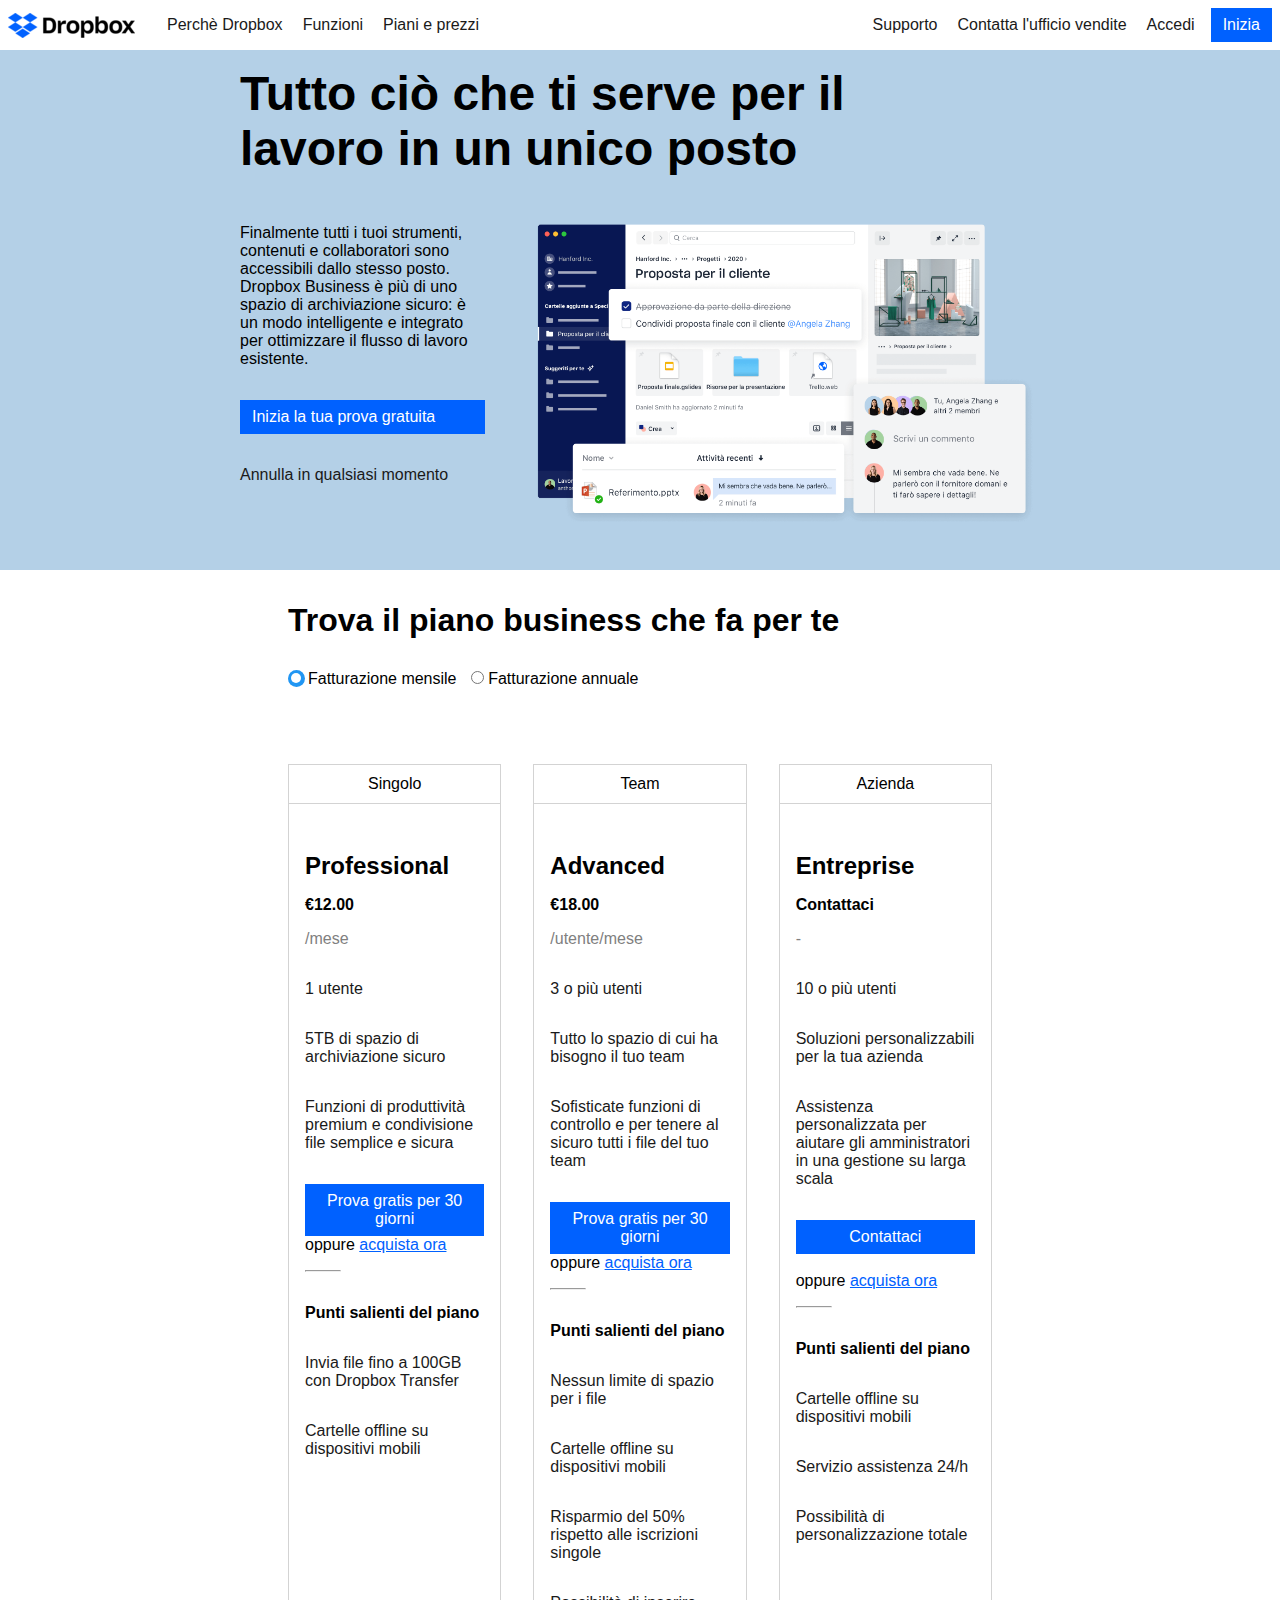
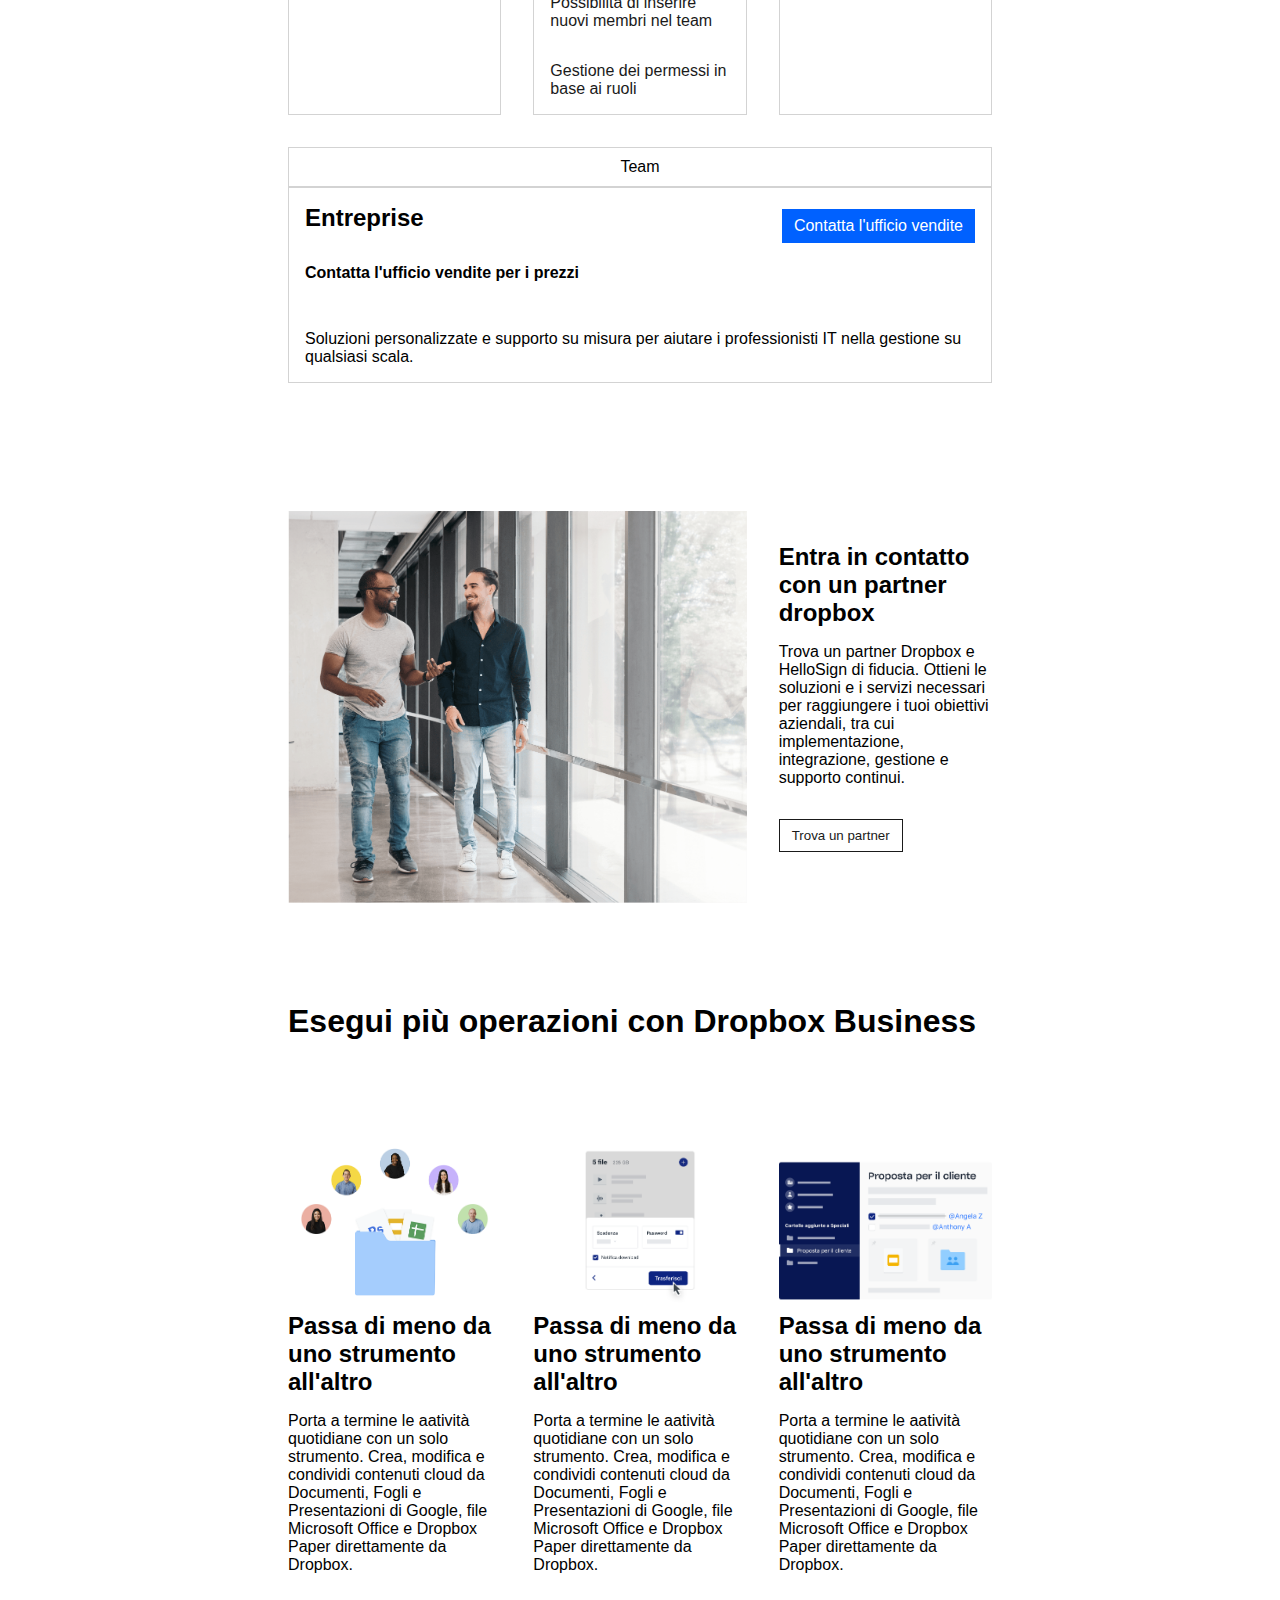
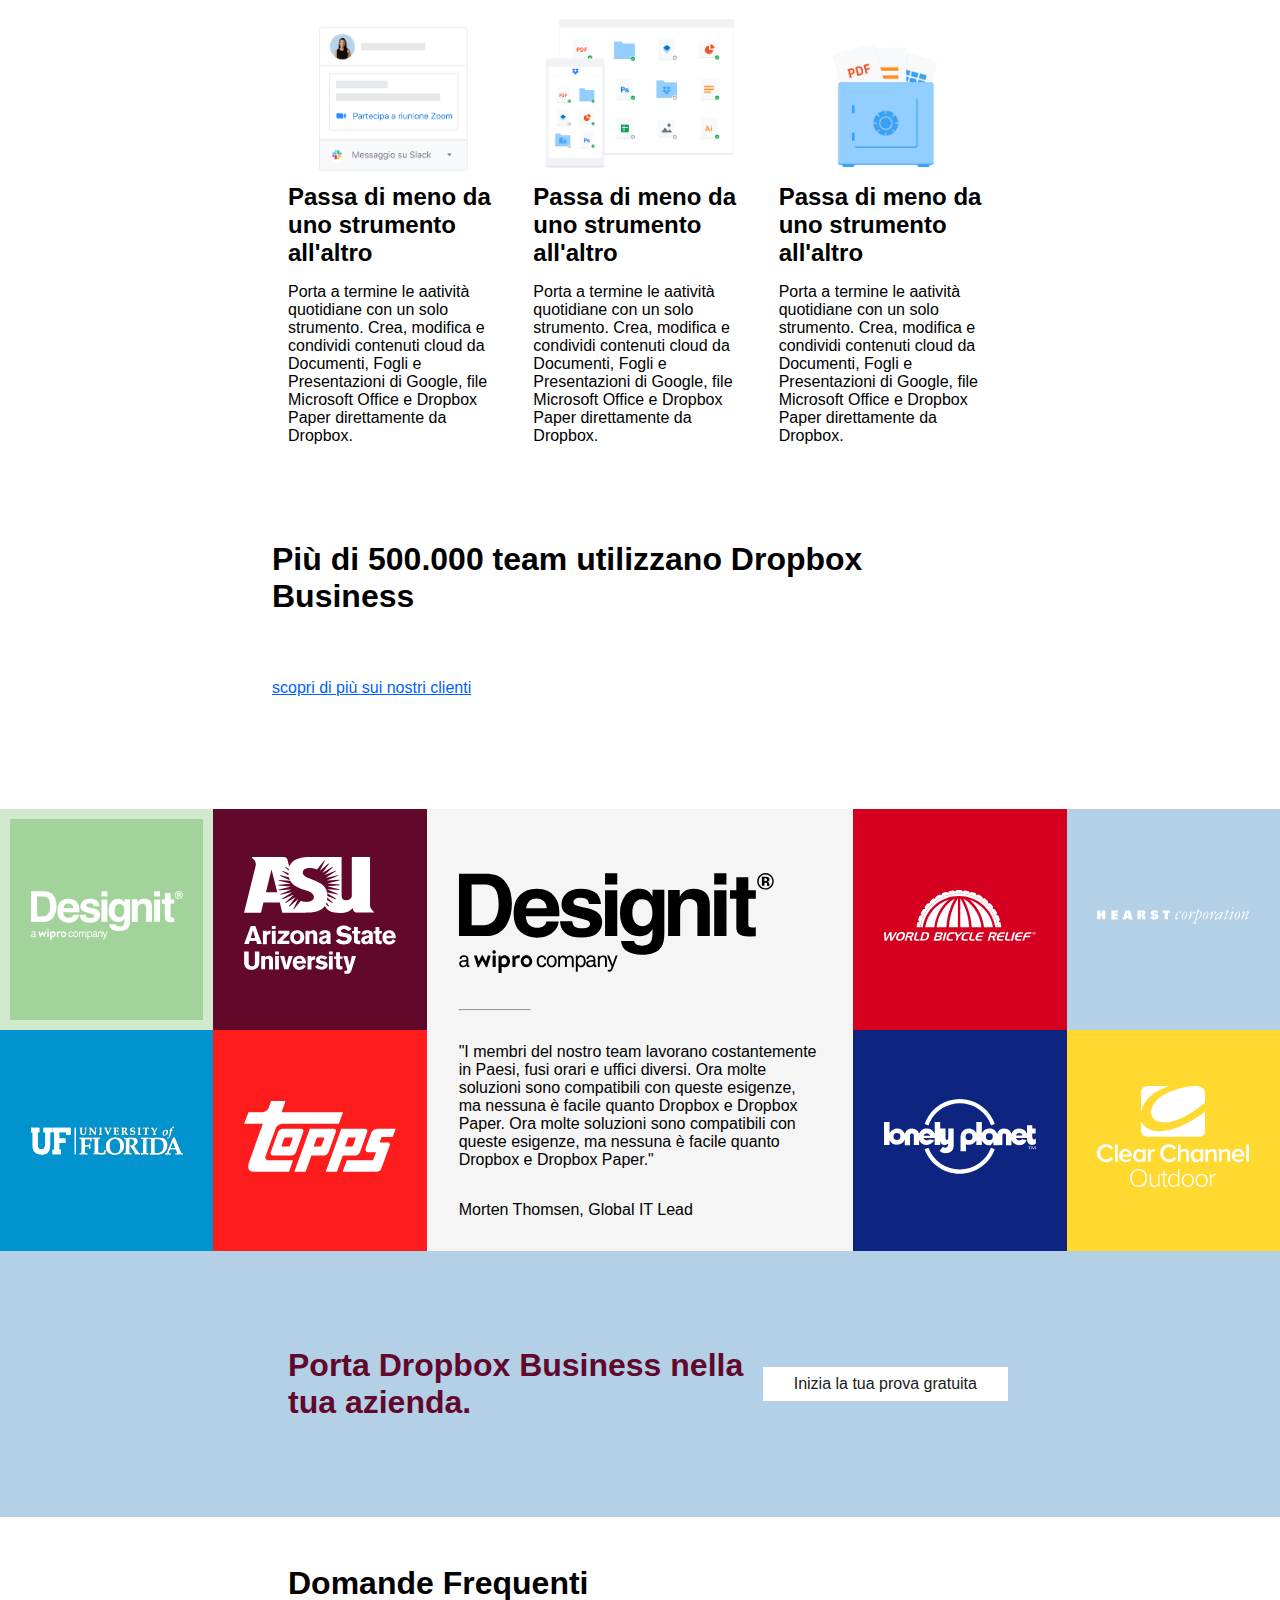
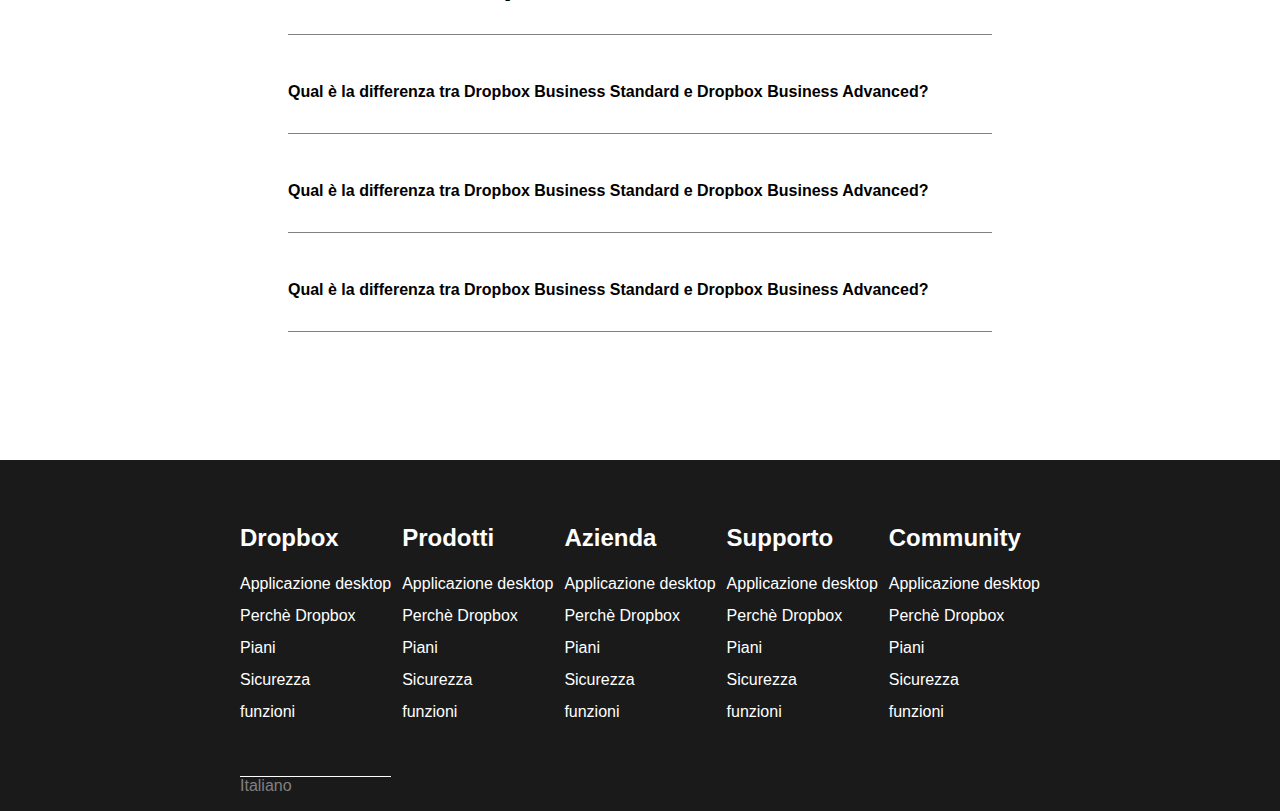
<file: index.html>
<!DOCTYPE html>
<html lang="en">
<head>
    <meta charset="UTF-8">
    <meta name="viewport" content="width=device-width, initial-scale=1.0">
    
    <!-- Fontawesome icons -->
    <link rel="stylesheet" href="https://cdnjs.cloudflare.com/ajax/libs/font-awesome/6.6.0/css/all.min.css"
    integrity="sha512-Kc323vGBEqzTmouAECnVceyQqyqdsSiqLQISBL29aUW4U/M7pSPA/gEUZQqv1cwx4OnYxTxve5UMg5GT6L4JJg=="
    crossorigin="anonymous" referrerpolicy="no-referrer" />
    
    <!-- My styles -->
    <link rel="stylesheet" href="./style.css">
    <title>Dropbox</title>
</head>
<body class="ebug">
    
    <!--Inizio header-->
    <header>
        <div class="d-flex space-between align-items-center">
            
            <div class="d-flex align-items-center">
                
                <img class="logo" src="./img/logo-small.png" alt="">

                <div class="left-menu">  
                    
                    <ul class="d-flex">
                        <li><a href="#">Perchè Dropbox</a></li>
                        <li><a href="#">Funzioni</a></li>
                        <li><a href="#">Piani e prezzi</a></li>
                    </ul>
                </div>
            </div>
            
            <div class="d-flex align-items-center">
                
                <div class="right-menu">
                    <ul class="d-flex">
                        <li><a href="#">Supporto</a></li>
                        <li><a href="#">Contatta l'ufficio vendite</a></li>
                        <li><a href="#">Accedi</a></li>
                    </ul>
                    
                </div>

                <a class="cta" href="#">
                    Inizia
                </a>
            </div>
            
        </div>
        
    </header>

    <!--Inizio main-->
    <main>

        <!--Inizio jumbotron-->
        <section class="jumbotron">
            
            <div class="container">
                
                <h1>
                    Tutto ciò che ti serve per il <br> 
                    lavoro in un unico posto  
                </h1>

                <div class="row m-top_2rem">
                    
                    <div class="col-4">
                        
                        <p class="col-4-top">
                            Finalmente tutti i tuoi strumenti, contenuti e
                            collaboratori sono accessibili dallo stesso
                            posto. Dropbox Business è più di uno spazio di
                            archiviazione sicuro: è un modo intelligente
                            e integrato per ottimizzare il flusso di
                            lavoro esistente.
                        </p>

                        <div class="col-4-bottom m-top_2rem">
                            <a class="cta" href="#">
                                Inizia la tua prova gratuita
                            </a>
                            <a class="delete m-top_2rem" href="#">
                                Annulla in qualsiasi momento
                            </a>
                        </div>

                        <i class="fa-solid fa-arrow-down fa-3x"></i>
                    </div>
                    
                    <div class="col-8">
                        <img src="./img/jumbo.png" alt="">
                    </div>
                
                </div>
            
            </div>
        
        </section>
        
        <!--Inizio business-plan-->
        <section class="business-plan">
            
            <div class="container-sm">

                <div class="payment-plan">
                    <h2>Trova il piano business che fa per te</h2>

                    <span class="radio-container">
                        <input type="radio" checked="checked" class="monthly m-top_2rem">
                        <span class="text">Fatturazione mensile</span>
                        <span class="radiomark"></span>
                    </span>
                    
                    <input type="radio" class="yearly">
                    Fatturazione annuale
                </div>

                <div class="row plans d-flex space-between wrap">

                    <!--Inizio card 1-->
                    <div class="col-4">
                        <div class="card">
                            <div class="card-title">
                                <i class="fa-solid fa-user"></i>
                                <span>Singolo</span>
                            </div>
    
                            <div class="card-body m-top_2rem">
                                <h3>Professional</h3>
    
                                <strong class="price">
                                    &euro;12.00
                                </strong>
                                <div class="gray-font">/mese</div>
    
                                <ul class="card-body-top m-top_2rem">
                                    <li class="m-top_2rem d-flex">
                                        <i class="fa-solid fa-user"></i>
                                        <span>1 utente</span>
                                    </li>
                                    <li class="m-top_2rem d-flex">
                                        <i class="fas fa-folder"></i>
                                        <span>
                                            5TB di spazio di archiviazione sicuro
                                        </span>
                                    </li>
                                    <li class="m-top_2rem d-flex">
                                        <i class="fa-solid fa-share-nodes"></i>
                                        <span>
                                            Funzioni di produttività premium e condivisione
                                            file semplice e sicura
                                        </span>
                                    </li>
                                </ul>
    
                                <div>
                                    <a class="cta try" href="#">
                                        Prova gratis per 30 giorni
                                    </a>
                                    
                                    <span class="try">oppure</span> 
                                    <a href="#" class="buy-now">
                                        acquista ora
                                    </a>
                                </div>
    
                                <hr class="divider">
    
                                <div class="card-body-bottom m-top_2rem">
                                    <h4>Punti salienti del piano</h4>
                                    <ul class="card-body-bottom-list m-top_2rem">
                                        <li class="m-top_2rem d-flex">
                                            <i class="fa-solid fa-check"></i>
                                            <span>
                                                Invia file fino a 100GB con
                                                Dropbox Transfer
                                            </span>
                                        </li>
                                        <li class="m-top_2rem d-flex">
                                            <i class="fa-solid fa-check"></i>
                                            <span>
                                            Cartelle offline su dispositivi
                                            mobili
                                            </span>
                                        </li>
                                    </ul>
                                </div>
                        </div>
                        

                        </div>
                    </div>

                    <!--Inizio card 2-->
                    <div class="col-4">
                        <div class="card">
                            <div class="card-title">
                                <i class="fa-solid fa-users"></i>
                                <span>Team</span>
                            </div>
    
                            <div class="card-body m-top_2rem">
                                <h3>Advanced</h3>
    
                                <strong class="price">
                                    &euro;18.00
                                </strong>
                                <div class="gray-font">/utente/mese</div>
    
                                <ul class="card-body-top m-top_2rem">
                                    <li class="m-top_2rem d-flex">
                                        <i class="fa-solid fa-users"></i>
                                        <span>3 o più utenti</span>
                                    </li>
                                    <li class="m-top_2rem d-flex">
                                        <i class="fas fa-folder"></i>
                                        <span>
                                            Tutto lo spazio di cui ha bisogno il
                                            tuo team
                                        </span>
                                    </li>
                                    <li class="m-top_2rem d-flex">
                                        <i class="fa-solid fa-share-nodes"></i>
                                        <span>
                                            Sofisticate funzioni di controllo e per
                                            tenere al sicuro tutti i file del tuo 
                                            team
                                        </span>
                                    </li>
                                </ul>
    
                                <div>
                                    <a class="cta try" href="#">
                                        Prova gratis per 30 giorni
                                    </a>
                                    
                                    <span class="try">oppure</span> 
                                    <a href="#" class="buy-now">
                                        acquista ora
                                    </a>
                                </div>
    
                                <hr class="divider">
    
                                <div class="card-body-bottom m-top_2rem">
                                    <h4>Punti salienti del piano</h4>
                                    <ul class="card-body-bottom-list m-top_2rem">
                                        <li class="m-top_2rem d-flex">
                                            <i class="fa-solid fa-check"></i>
                                            <span>
                                                Nessun limite di spazio per i file
                                            </span>
                                        </li>
                                        <li class="m-top_2rem d-flex">
                                            <i class="fa-solid fa-check"></i>
                                            <span>
                                            Cartelle offline su dispositivi
                                            mobili
                                            </span>
                                        </li>
                                        <li class="m-top_2rem d-flex">
                                            <i class="fa-solid fa-check"></i>
                                            <span>
                                            Risparmio del 50% rispetto alle 
                                            iscrizioni singole
                                            </span>
                                        </li>
                                        <li class="m-top_2rem d-flex">
                                            <i class="fa-solid fa-check"></i>
                                            <span>
                                            Possibilità di inserire nuovi membri
                                            nel team
                                            </span>
                                        </li>
                                        <li class="m-top_2rem d-flex">
                                            <i class="fa-solid fa-check"></i>
                                            <span>
                                            Gestione dei permessi in base ai ruoli
                                            </span>
                                        </li>
                                    </ul>
                                </div>
    
                            </div>
                        </div>
                        
                    </div>

                    <!--Inizio card 3-->
                    <div class="col-4">
                        <div class="card">
                            <div class="card-title">
                                <i class="fa-solid fa-building"></i>
                                <span>Azienda</span>
                            </div>
    
                            <div class="card-body m-top_2rem">
                                <h3>Entreprise</h3>
    
                                <strong class="price">
                                    Contattaci
                                </strong>
                                <div class="gray-font">-</div>
    
                                <ul class="card-body-top m-top_2rem">
                                    <li class="m-top_2rem d-flex">
                                        <i class="fa-solid fa-user"></i>
                                        <span>10 o più utenti</span>
                                    </li>
                                    <li class="m-top_2rem d-flex">
                                        <i class="fas fa-folder"></i>
                                        <span>
                                            Soluzioni personalizzabili per la
                                            tua azienda
                                        </span>
                                    </li>
                                    <li class="m-top_2rem d-flex">
                                        <i class="fa-solid fa-share-nodes"></i>
                                        <span>
                                            Assistenza personalizzata per aiutare gli 
                                            amministratori in una gestione su larga
                                            scala
                                        </span>
                                    </li>
                                </ul>
    
                                <div>
                                    <a class="cta try" href="#">
                                        Contattaci
                                    </a><br>
                                    
                                    <span class="try">oppure</span> 
                                    <a href="#" class="buy-now">
                                        acquista ora
                                    </a>
                                </div>
    
                                <hr class="divider">
    
                                <div class="card-body-bottom m-top_2rem">
                                    <h4>Punti salienti del piano</h4>
                                    <ul class="card-body-bottom-list m-top_2rem">
                                        <li class="m-top_2rem d-flex">
                                            <i class="fa-solid fa-check"></i>
                                            <span>
                                                Cartelle offline su dispositivi
                                                mobili
                                            </span>
                                        </li>
                                        <li class="m-top_2rem d-flex">
                                            <i class="fa-solid fa-check"></i>
                                            <span>
                                            Servizio assistenza 24/h
                                            </span>
                                        </li>
                                        <li class="m-top_2rem d-flex">
                                            <i class="fa-solid fa-check"></i>
                                            <span>
                                            Possibilità di personalizzazione
                                            totale
                                            </span>
                                        </li>
                                    </ul>
                                </div>
    
                            </div>
                        </div>
                        
                    </div>

                    <!--Inizio card 4-->
                    <div class="col-12">
                        <div class="big-card-title">
                            <i class="fa-solid fa-building"></i>
                            <span>Team</span>
                        </div>

                        <div class="big-card-body">
                            
                            <div class="big-card-body-top d-flex space-between">
                                
                                <div class="big-card-body-top-left">
                                    <h3>Entreprise</h3>

                                </div>  
                                
                                <a class="sell-office" href="#">
                                    Contatta l'ufficio vendite
                                </a>
                                
                            </div>

                            <div class="big-card-body-bottom">

                                <h4>
                                    Contatta l'ufficio vendite per i 
                                    prezzi
                                </h4>

                                <p>
                                    Soluzioni personalizzate e supporto su 
                                    misura per aiutare i professionisti IT
                                    nella gestione su qualsiasi scala.
                                </p>
                                
                                
                            
                            </div>
                        </div>
                    </div>

                </div>

            </div>

        </section>

        <!--Inizio Partnership-->
        <section class="partnership">
            <div class="container-sm">
                <div class="row d-flex">
                    
                    <div class="col-8">
                        <img src="./img/partner.png" alt="">
                    </div>

                    <div class="col-4 description m-top_2rem">
                        
                        <h3>
                            Entra in contatto con un partner
                            dropbox
                        </h3>

                        <p>
                            Trova un partner Dropbox e HelloSign di
                            fiducia. Ottieni le soluzioni e i 
                            servizi necessari per raggiungere i
                            tuoi obiettivi aziendali, tra cui
                            implementazione, integrazione, gestione
                            e supporto continui.
                        </p>

                        <button class="partner m-top_2rem">
                            <a href="#">Trova un partner</a>
                        </button>
                    </div>

                </div>

            </div>

        </section>

        <!--Inizio Dropbox-business-->
        <section class="dropbox-business">
            <div class="container-sm">

                <h2>
                    Esegui più operazioni con Dropbox Business
                </h2>

                <div class="row d-flex wrap space-between">

                    <!--Inizio scheda 1-->
                    <div class="col-4">
                        
                        <img src="./img/business-feature-switching-tools.png" alt="">

                        <h3>
                            Passa di meno da uno strumento all'altro
                        </h3>

                        <p>
                            Porta a termine le aatività quotidiane con un
                            solo strumento. Crea, modifica e condividi
                            contenuti cloud da Documenti, Fogli e 
                            Presentazioni di Google, file Microsoft
                            Office e Dropbox Paper direttamente da 
                            Dropbox.
                        </p>

                    </div>

                    <!--Inizio scheda 2-->
                    <div class="col-4">
                        
                        <img src="./img/business-feature-send-files-it.png" alt="">

                        <h3>
                            Passa di meno da uno strumento all'altro
                        </h3>

                        <p>
                            Porta a termine le aatività quotidiane con un
                            solo strumento. Crea, modifica e condividi
                            contenuti cloud da Documenti, Fogli e 
                            Presentazioni di Google, file Microsoft
                            Office e Dropbox Paper direttamente da 
                            Dropbox.
                        </p>

                    </div>

                    <!--Inizio scheda 3-->
                    <div class="col-4">
                        
                        <img src="./img/business-feature-coordinate-it.png" alt="">

                        <h3>
                            Passa di meno da uno strumento all'altro
                        </h3>

                        <p>
                            Porta a termine le aatività quotidiane con un
                            solo strumento. Crea, modifica e condividi
                            contenuti cloud da Documenti, Fogli e 
                            Presentazioni di Google, file Microsoft
                            Office e Dropbox Paper direttamente da 
                            Dropbox.
                        </p>

                    </div>

                    <!--Inizio scheda 4-->
                    <div class="col-4">
                        
                        <img src="./img/business-feature-integrations-it.png" alt="">

                        <h3>
                            Passa di meno da uno strumento all'altro
                        </h3>

                        <p>
                            Porta a termine le aatività quotidiane con un
                            solo strumento. Crea, modifica e condividi
                            contenuti cloud da Documenti, Fogli e 
                            Presentazioni di Google, file Microsoft
                            Office e Dropbox Paper direttamente da 
                            Dropbox.
                        </p>

                    </div>

                    <!--Inizio scheda 5-->
                    <div class="col-4">
                        
                        <img src="./img/business-feature-multi-device.png" alt="">

                        <h3>
                            Passa di meno da uno strumento all'altro
                        </h3>

                        <p>
                            Porta a termine le aatività quotidiane con un
                            solo strumento. Crea, modifica e condividi
                            contenuti cloud da Documenti, Fogli e 
                            Presentazioni di Google, file Microsoft
                            Office e Dropbox Paper direttamente da 
                            Dropbox.
                        </p>

                    </div>

                    <!--Inizio scheda 6-->
                    <div class="col-4">
                        
                        <img src="./img/business-feature-security.png" alt="">

                        <h3>
                            Passa di meno da uno strumento all'altro
                        </h3>

                        <p>
                            Porta a termine le aatività quotidiane con un
                            solo strumento. Crea, modifica e condividi
                            contenuti cloud da Documenti, Fogli e 
                            Presentazioni di Google, file Microsoft
                            Office e Dropbox Paper direttamente da 
                            Dropbox.
                        </p>

                    </div>

                    <!--Inizio scheda 7-->
                    <div class="col-12 users">
                        <h2>
                            Più di 500.000 team utilizzano Dropbox Business
                        </h2>

                        <a href="#" class="clinet-informations">
                            scopri di più sui nostri clienti
                        </a>
                    </div>
                </div>
            </div>
        </section>

        <!--Inizio Logos-->
        <section class="logos d-flex">
            
            <!--Inizio left-->
            <div class="col-logos d-flex wrap left">
                  
                <div class="designit">
                    <img src="./img/designit.svg" alt="">
                </div>

                <div class="arizona">
                    <img src="./img/arizona_state_university.svg" alt="">
                </div>
            
                <div class="florida d-flex">
                    <img src="./img/university_of_florida.svg" alt="">
                </div>

                <div class="topps">
                    <img src="./img/topps.svg" alt="">
                </div>
                
            </div>

            <!--Inizio functions-->
            <div class="col-logos functions">
                
                <div class="image-title m-top_2rem">
                    <img src="./img/designit.svg" alt="">
                    <hr class="divider">
                </div>

                <div class="functions-body m-top_2rem">
                    <p class="m-top_2rem">
                        "I membri del nostro team lavorano
                        costantemente in Paesi, fusi orari e
                        uffici diversi. Ora molte soluzioni
                        sono compatibili con queste esigenze,
                        ma nessuna è facile quanto Dropbox e
                        Dropbox Paper. Ora molte soluzioni
                        sono compatibili con queste esigenze,
                        ma nessuna è facile quanto Dropbox e
                        Dropbox Paper."
                    </p>

                    <div class="m-top_2rem">Morten Thomsen, Global IT Lead</div>
                </div>        

            </div>

            <!--Inizio right-->
            <div class="col-logos d-flex wrap right">
                
                <div class="bycicle">
                    <img src="./img/world_bicycle_relief.svg" alt="">
                </div>

                <div class="hearst">
                    <img src="./img/hearst_corp.svg" alt="">
                </div>
            
                <div class="lonely">
                    <img src="./img/lonely_planet.svg" alt="">
                </div>

                <div class="c-channel">
                    <img src="./img/clear_channel.svg" alt="">
                </div>  
                
            </div>
            

        </section> 

        <!--Inizio Call-to-Action-->
        <section class="call-to-action">
            
            <div class="container-sm">
                
                <div class="row align-items-center">
                    
                    <div class="col-8">

                        <h2>
                            Porta Dropbox Business nella tua
                            azienda.
                        </h2>
                    </div>

                    <div class="col-4 free-try">
                        
                        <a href="#">
                            Inizia la tua prova gratuita
                        </a>      
                        
                    </div>

                </div>

            </div>

        </section>

        <!--Inizio FAQ-->
        <section class="FAQ">
            
            <div class="container-sm">

                <h2 id="questions">
                    Domande Frequenti
                </h2>

                <div class="item d-flex align-items-center space-between">
                    
                    <h4>
                        Qual è la differenza tra Dropbox
                        Business Standard e Dropbox
                        Business Advanced?
                    </h4>

                    <i class="fa-solid fa-angle-down"></i>
                </div>    

                <div class="item d-flex align-items-center space-between">
                    
                    <h4>
                        Qual è la differenza tra Dropbox
                        Business Standard e Dropbox
                        Business Advanced?
                    </h4>

                    <i class="fa-solid fa-angle-down"></i>
                </div>

                <div class="item d-flex align-items-center space-between">
                    
                    <h4>
                        Qual è la differenza tra Dropbox
                        Business Standard e Dropbox
                        Business Advanced?
                    </h4>

                    <i class="fa-solid fa-angle-down"></i>
                </div>
            </div>
        </section>
    </main>

    <!--Inizio footer-->
    <footer>

        <div class="container d-flex space-between">
            
            <div class="footer-item">
            
                <h3>
                    Dropbox
                </h3>
    
                <ul>
                    <li><a href="#">Applicazione desktop</a></li>
                    <li><a href="#">Perchè Dropbox</a></li>
                    <li><a href="#">Piani</a></li>
                    <li><a href="#">Sicurezza</a></li>
                    <li><a href="#">funzioni</a></li>
                </ul>

                <div class="lang-selection">
                    <i class="fa-solid fa-earth-europe"></i>
                    <span>Italiano</span>
                    <i class="fa-solid fa-caret-up"></i>
                </div>

            </div>
    
            <div class="footer-item">
                
                <h3>
                    Prodotti
                </h3>
    
                <ul>
                    <li><a href="#">Applicazione desktop</a></li>
                    <li><a href="#">Perchè Dropbox</a></li>
                    <li><a href="#">Piani</a></li>
                    <li><a href="#">Sicurezza</a></li>
                    <li><a href="#">funzioni</a></li>
                </ul>
            </div>
    
            <div class="footer-item">
                
                <h3>
                    Azienda
                </h3>
    
                <ul>
                    <li><a href="#">Applicazione desktop</a></li>
                    <li><a href="#">Perchè Dropbox</a></li>
                    <li><a href="#">Piani</a></li>
                    <li><a href="#">Sicurezza</a></li>
                    <li><a href="#">funzioni</a></li>
                </ul>
            </div>
    
            <div class="footer-item">
                
                <h3>
                    Supporto
                </h3>
    
                <ul>
                    <li><a href="#">Applicazione desktop</a></li>
                    <li><a href="#">Perchè Dropbox</a></li>
                    <li><a href="#">Piani</a></li>
                    <li><a href="#">Sicurezza</a></li>
                    <li><a href="#">funzioni</a></li>
                </ul>
            </div>
    
            <div class="footer-item">
                
                <h3>
                    Community
                </h3>
    
                <ul>
                    <li><a href="#">Applicazione desktop</a></li>
                    <li><a href="#">Perchè Dropbox</a></li>
                    <li><a href="#">Piani</a></li>
                    <li><a href="#">Sicurezza</a></li>
                    <li><a href="#">funzioni</a></li>
                </ul>
            </div>
        </div>

    </footer>

</body>
</html>
</file>
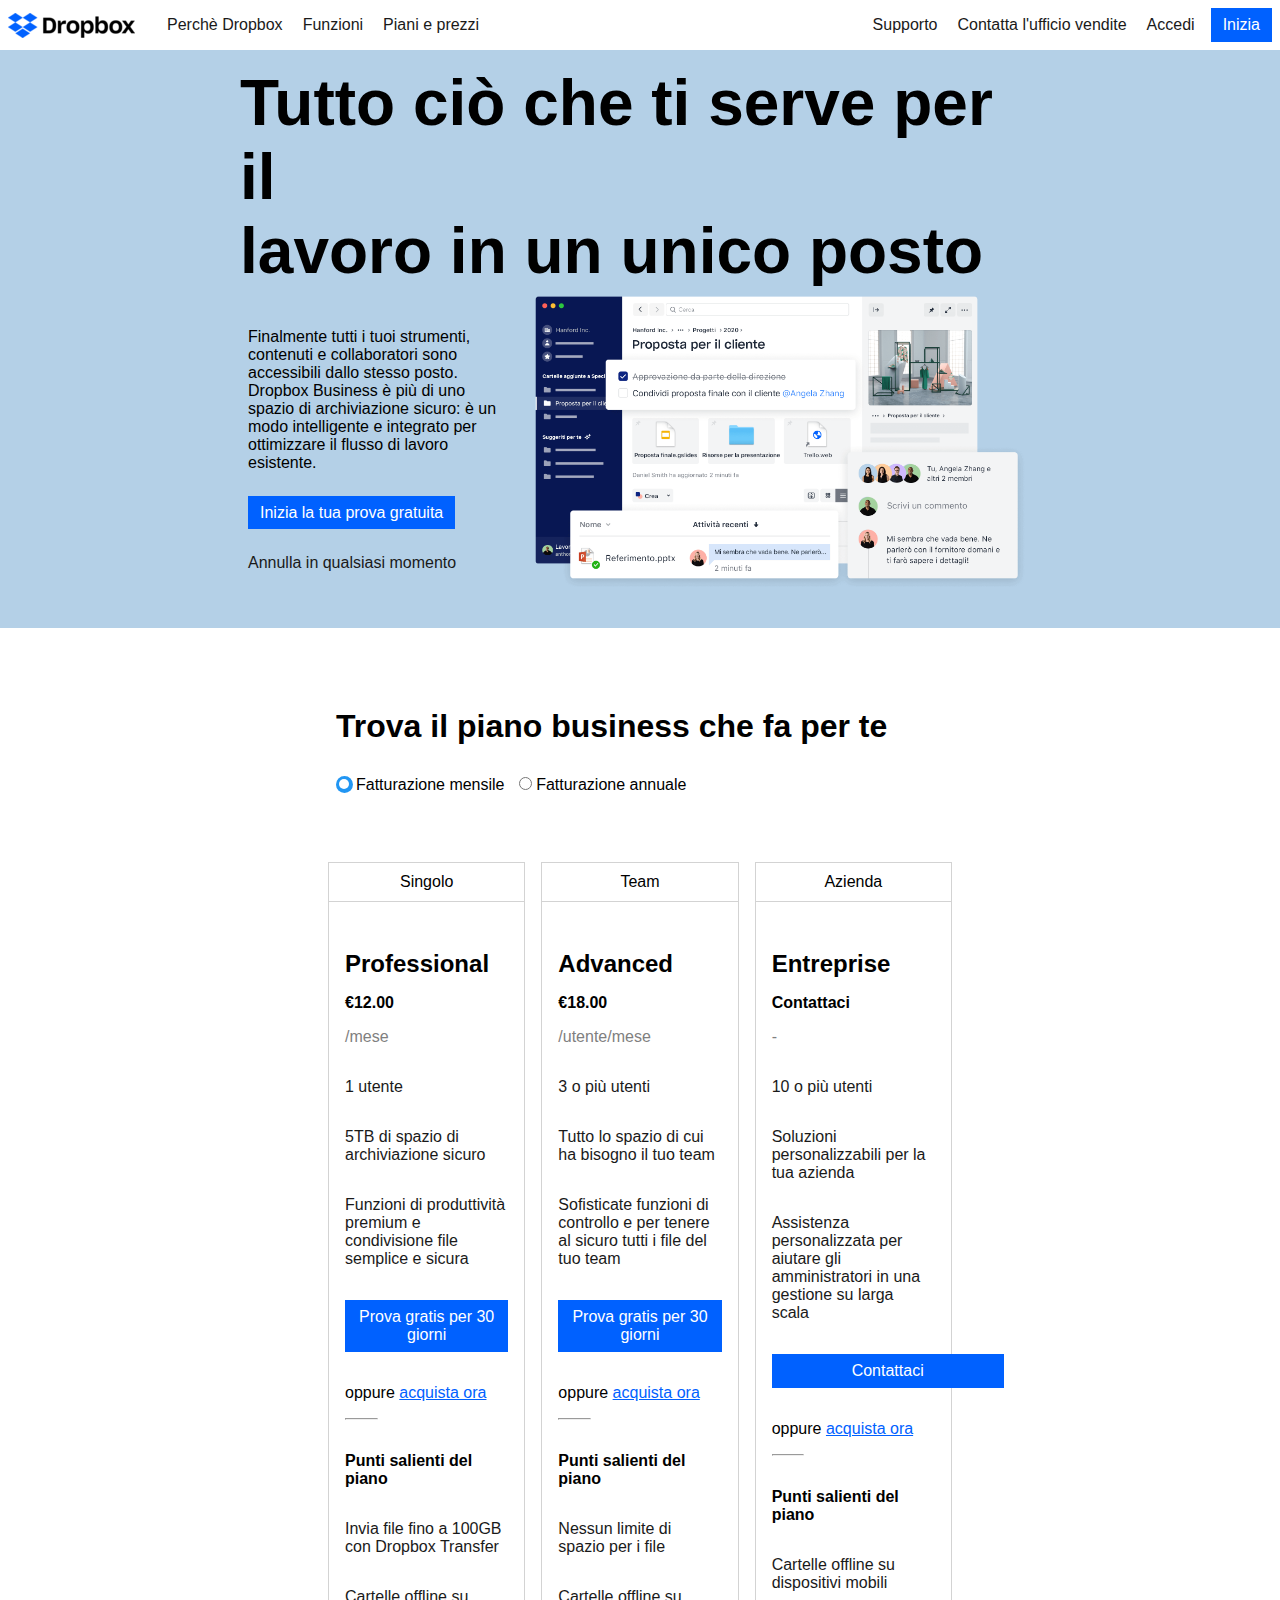
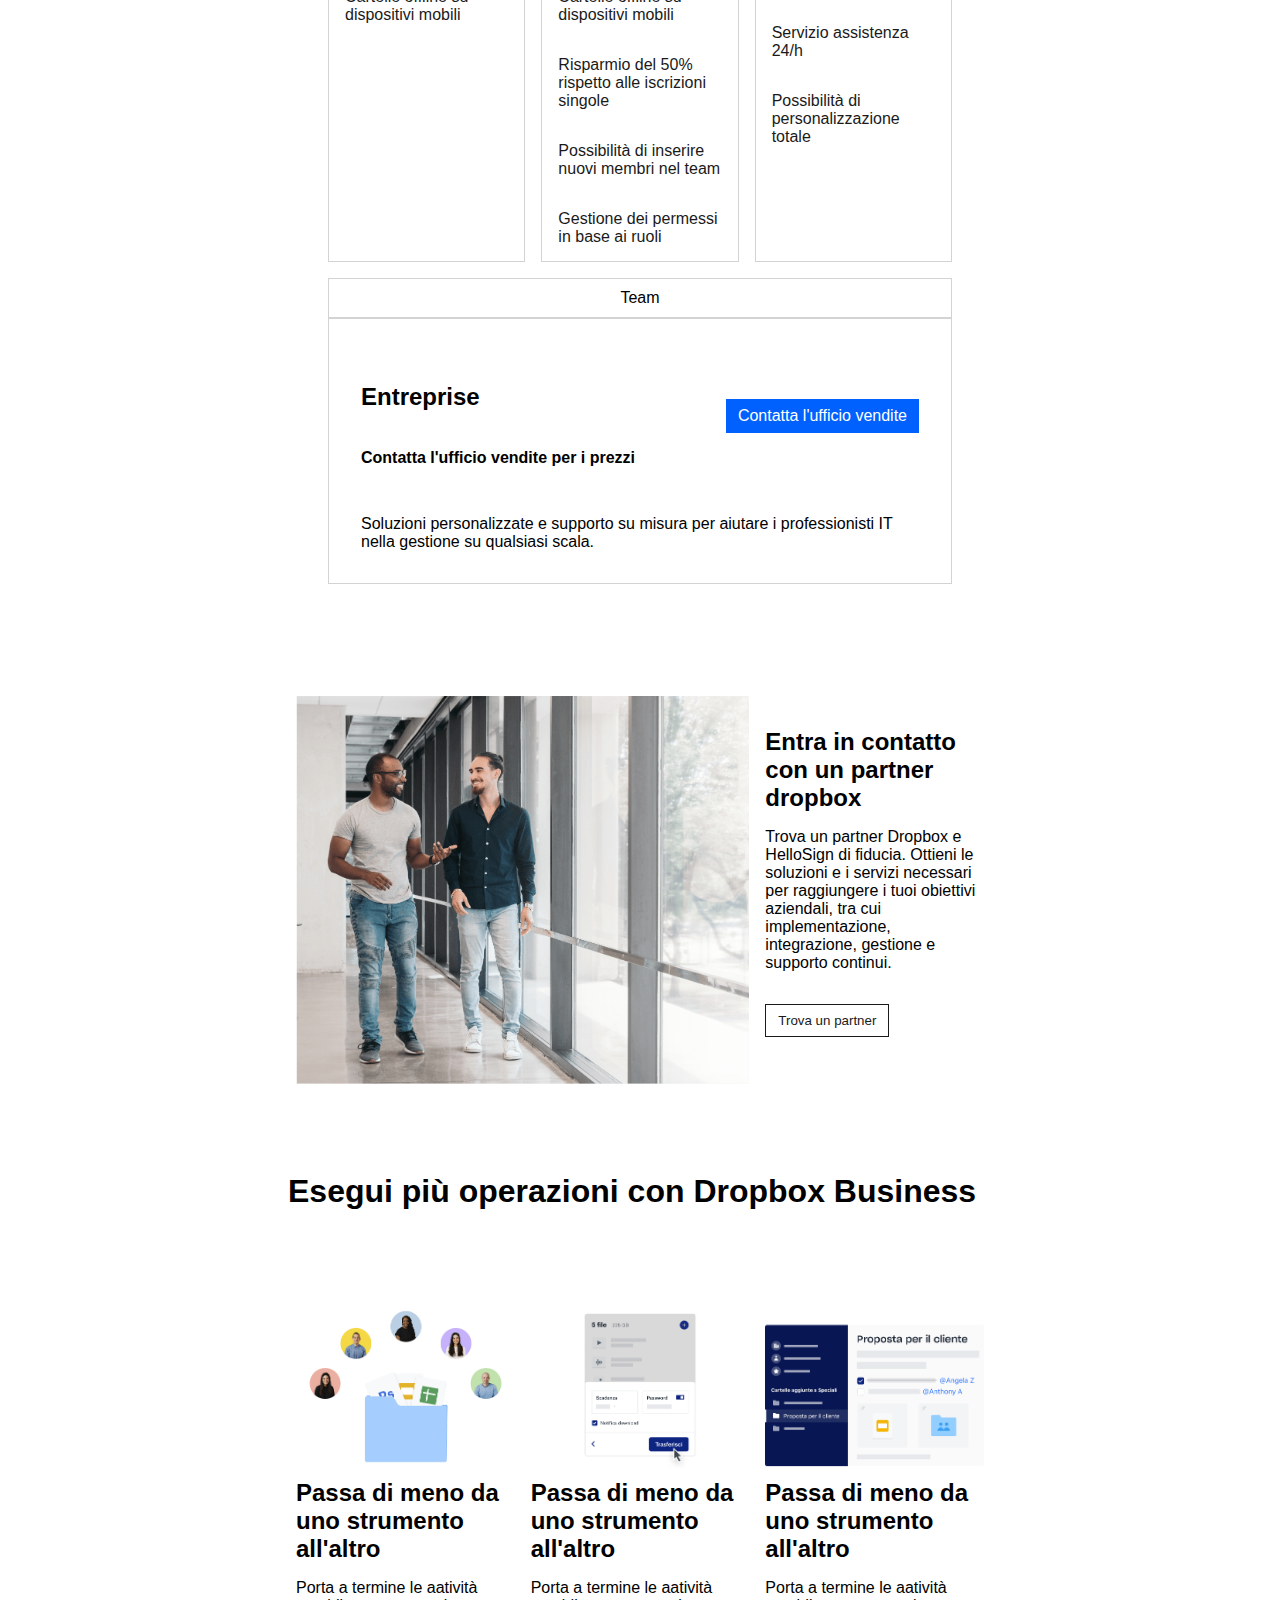
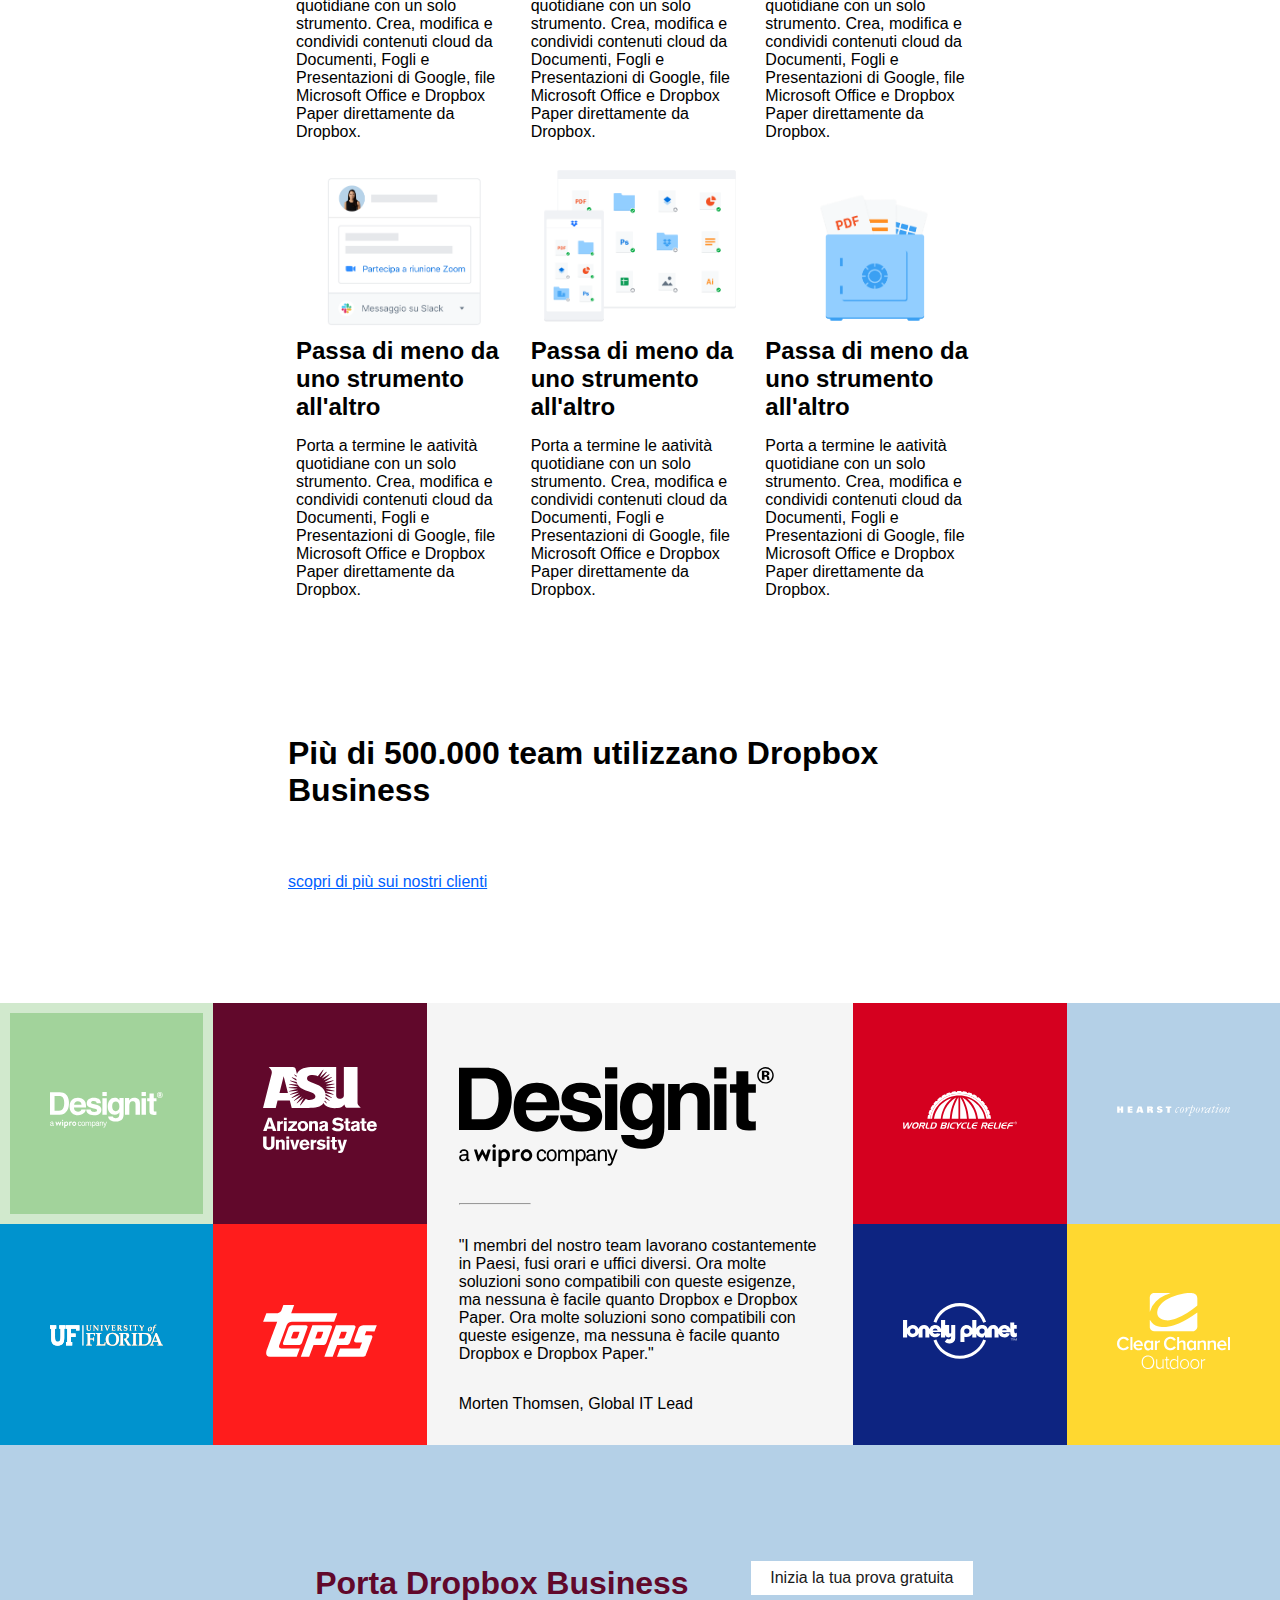
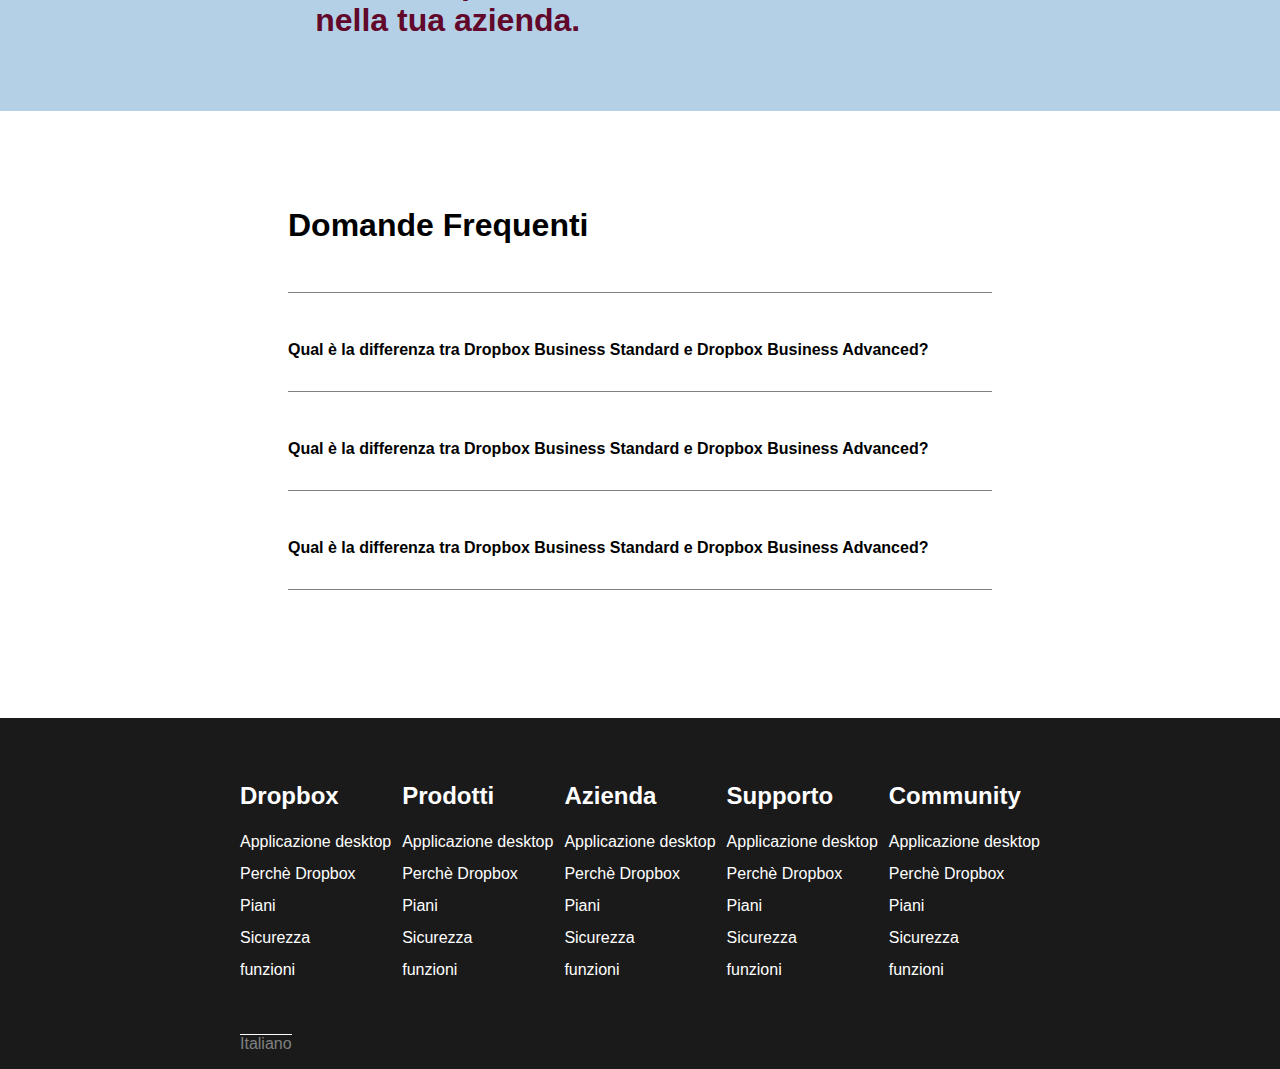
<file: bonus/index.html>
<!DOCTYPE html>
<html lang="en">
<head>
    <meta charset="UTF-8">
    <meta name="viewport" content="width=device-width, initial-scale=1.0">
    
    <!-- Fontawesome icons -->
    <link rel="stylesheet" href="https://cdnjs.cloudflare.com/ajax/libs/font-awesome/6.6.0/css/all.min.css"
    integrity="sha512-Kc323vGBEqzTmouAECnVceyQqyqdsSiqLQISBL29aUW4U/M7pSPA/gEUZQqv1cwx4OnYxTxve5UMg5GT6L4JJg=="
    crossorigin="anonymous" referrerpolicy="no-referrer" />
    
    <!-- My styles -->
    <link rel="stylesheet" href="./style.css">
    <title>Dropbox</title>
</head>
<body>
    
    <!--Inizio header-->
    <header>
        <div class="d-flex space-between align-items-center">
            
            <div class="d-flex align-items-center">
                
                <img class="logo" src="./img/logo-small.png" alt="">

                <div class="left-menu">  
                    
                    <ul class="d-flex menus">
                        <li class="menus"><a href="#">Perchè Dropbox</a></li>
                        <li class="menus"><a href="#">Funzioni</a></li>
                        <li class="menus"><a href="#">Piani e prezzi</a></li>
                    </ul>
                </div>
            </div>
            
            <div class="d-flex align-items-center">
                
                <div class="right-menu">
                    <ul class="d-flex menus">
                        <li class="menus"><a href="#">Supporto</a></li>
                        <li class="menus txt-ctr"><a href="#">Contatta l'ufficio vendite</a></li>
                        <li class="menus"><a href="#">Accedi</a></li>
                    </ul>
                    
                </div>

                <a class="cta" href="#">
                    Inizia
                </a>
            </div>
            
        </div>
        
    </header>

    <!--Inizio main-->
    <main>

        <!--Inizio jumbotron-->
        <section class="jumbotron">
            
            <div class="container column-12">
                
                <h1>
                    Tutto ciò che ti serve per il <br> 
                    lavoro in un unico posto  
                </h1>

                <div class="row d-flex rows">
                    
                    <div class="col-4 column-12">
                        
                        <p class="col-4-top m-top_2rem">
                            Finalmente tutti i tuoi strumenti, contenuti e
                            collaboratori sono accessibili dallo stesso
                            posto. Dropbox Business è più di uno spazio di
                            archiviazione sicuro: è un modo intelligente
                            e integrato per ottimizzare il flusso di
                            lavoro esistente.
                        </p>

                        <div class="col-4-bottom m-top_2rem rows">
                            <a class="cta" href="#">
                                Inizia la tua prova gratuita
                            </a>
                            <a class="delete m-top_2rem" href="#">
                                Annulla in qualsiasi momento
                            </a>
                        </div>

                        <i class="fa-solid fa-arrow-down fa-3x"></i>
                    </div>
                    
                    <div class="col-8 column-12">
                        <img src="./img/jumbo.png" alt="">
                    </div>
                
                </div>
            
            </div>
        
        </section>
        
        <!--Inizio business-plan-->
        <section class="business-plan">
            
            <div class="container-sm">

                <div class="payment-plan menus">
                    <h2>Trova il piano business che fa per te</h2>

                    <span class="radio-container">
                        <input type="radio" checked="checked" class="monthly m-top_2rem">
                        <span class="text">Fatturazione mensile</span>
                        <span class="radiomark"></span>
                    </span>
                    
                    <input type="radio" class="yearly">
                    Fatturazione annuale
                </div>

                <div class="row plans d-flex space-between wrap">

                    <!--Inizio card 1-->
                    <div class="col-4">
                        <div class="card">
                            <div class="card-title">
                                <i class="fa-solid fa-user"></i>
                                <span>Singolo</span>
                            </div>
    
                            <div class="card-body m-top_2rem">
                                <h3>Professional</h3>
    
                                <strong class="price">
                                    &euro;12.00
                                </strong>
                                <div class="gray-font">/mese</div>
    
                                <ul class="card-body-top m-top_2rem">
                                    <li class="m-top_2rem">
                                        <i class="fa-solid fa-user"></i>
                                        <span>1 utente</span>
                                    </li>
                                    <li class="m-top_2rem">
                                        <i class="fas fa-folder"></i>
                                        <span>
                                            5TB di spazio di archiviazione sicuro
                                        </span>
                                    </li>
                                    <li class="m-top_2rem">
                                        <i class="fa-solid fa-share-nodes"></i>
                                        <span>
                                            Funzioni di produttività premium e condivisione
                                            file semplice e sicura
                                        </span>
                                    </li>
                                </ul>
    
                                <div class="rows">
                                    <a class="cta try" href="#">
                                        Prova gratis per 30 giorni
                                    </a>
                                    
                                    <span class="try">oppure</span> 
                                    <a href="#" class="buy-now">
                                        acquista ora
                                    </a>
                                </div>
    
                                <hr class="divider">
    
                                <div class="card-body-bottom m-top_2rem">
                                    <h4>Punti salienti del piano</h4>
                                    <ul class="card-body-bottom-list m-top_2rem">
                                        <li class="m-top_2rem">
                                            <i class="fa-solid fa-check"></i>
                                            <span>
                                                Invia file fino a 100GB con
                                                Dropbox Transfer
                                            </span>
                                        </li>
                                        <li class="m-top_2rem">
                                            <i class="fa-solid fa-check"></i>
                                            <span>
                                            Cartelle offline su dispositivi
                                            mobili
                                            </span>
                                        </li>
                                    </ul>
                                </div>
                        </div>
                        

                        </div>
                    </div>

                    <!--Inizio card 2-->
                    <div class="col-4">
                        <div class="card">
                            <div class="card-title">
                                <i class="fa-solid fa-people-group"></i>
                                <span>Team</span>
                            </div>
    
                            <div class="card-body m-top_2rem">
                                <h3>Advanced</h3>
    
                                <strong class="price">
                                    &euro;18.00
                                </strong>
                                <div class="gray-font">/utente/mese</div>
    
                                <ul class="card-body-top m-top_2rem">
                                    <li class="m-top_2rem">
                                        <i class="fa-solid fa-people-group"></i>
                                        <span>3 o più utenti</span>
                                    </li>
                                    <li class="m-top_2rem">
                                        <i class="fas fa-folder"></i>
                                        <span>
                                            Tutto lo spazio di cui ha bisogno il
                                            tuo team
                                        </span>
                                    </li>
                                    <li class="m-top_2rem">
                                        <i class="fa-solid fa-share-nodes"></i>
                                        <span>
                                            Sofisticate funzioni di controllo e per
                                            tenere al sicuro tutti i file del tuo 
                                            team
                                        </span>
                                    </li>
                                </ul>
    
                                <div class="rows">
                                    <a class="cta try" href="#">
                                        Prova gratis per 30 giorni
                                    </a>
                                    
                                    <span class="try">oppure</span> 
                                    <a href="#" class="buy-now">
                                        acquista ora
                                    </a>
                                </div>
    
                                <hr class="divider">
    
                                <div class="card-body-bottom m-top_2rem">
                                    <h4>Punti salienti del piano</h4>
                                    <ul class="card-body-bottom-list m-top_2rem">
                                        <li class="m-top_2rem">
                                            <i class="fa-solid fa-check"></i>
                                            <span>
                                                Nessun limite di spazio per i file
                                            </span>
                                        </li>
                                        <li class="m-top_2rem">
                                            <i class="fa-solid fa-check"></i>
                                            <span>
                                            Cartelle offline su dispositivi
                                            mobili
                                            </span>
                                        </li>
                                        <li class="m-top_2rem">
                                            <i class="fa-solid fa-check"></i>
                                            <span>
                                            Risparmio del 50% rispetto alle 
                                            iscrizioni singole
                                            </span>
                                        </li>
                                        <li class="m-top_2rem">
                                            <i class="fa-solid fa-check"></i>
                                            <span>
                                            Possibilità di inserire nuovi membri
                                            nel team
                                            </span>
                                        </li>
                                        <li class="m-top_2rem">
                                            <i class="fa-solid fa-check"></i>
                                            <span>
                                            Gestione dei permessi in base ai ruoli
                                            </span>
                                        </li>
                                    </ul>
                                </div>
    
                            </div>
                        </div>
                        
                    </div>

                    <!--Inizio card 3-->
                    <div class="col-4">
                        <div class="card">
                            <div class="card-title">
                                <i class="fa-solid fa-building"></i>
                                <span>Azienda</span>
                            </div>
    
                            <div class="card-body m-top_2rem">
                                <h3>Entreprise</h3>
    
                                <strong class="price">
                                    Contattaci
                                </strong>
                                <div class="gray-font">-</div>
    
                                <ul class="card-body-top m-top_2rem">
                                    <li class="m-top_2rem">
                                        <i class="fa-solid fa-user"></i>
                                        <span>10 o più utenti</span>
                                    </li>
                                    <li class="m-top_2rem">
                                        <i class="fas fa-folder"></i>
                                        <span>
                                            Soluzioni personalizzabili per la
                                            tua azienda
                                        </span>
                                    </li>
                                    <li class="m-top_2rem">
                                        <i class="fa-solid fa-share-nodes"></i>
                                        <span>
                                            Assistenza personalizzata per aiutare gli 
                                            amministratori in una gestione su larga
                                            scala
                                        </span>
                                    </li>
                                </ul>
    
                                <div class="rows">
                                    <a class="cta try contact" href="#">
                                        Contattaci
                                    </a><br>
                                    
                                    <span class="try">oppure</span> 
                                    <a href="#" class="buy-now">
                                        acquista ora
                                    </a>
                                </div>
    
                                <hr class="divider">
    
                                <div class="card-body-bottom m-top_2rem">
                                    <h4>Punti salienti del piano</h4>
                                    <ul class="card-body-bottom-list m-top_2rem">
                                        <li class="m-top_2rem">
                                            <i class="fa-solid fa-check"></i>
                                            <span>
                                                Cartelle offline su dispositivi
                                                mobili
                                            </span>
                                        </li>
                                        <li class="m-top_2rem">
                                            <i class="fa-solid fa-check"></i>
                                            <span>
                                            Servizio assistenza 24/h
                                            </span>
                                        </li>
                                        <li class="m-top_2rem">
                                            <i class="fa-solid fa-check"></i>
                                            <span>
                                            Possibilità di personalizzazione
                                            totale
                                            </span>
                                        </li>
                                    </ul>
                                </div>
    
                            </div>
                        </div>
                        
                    </div>

                    <!--Inizio card 4-->
                    <div class="col-12">
                        <div class="big-card-title">
                            <i class="fa-solid fa-building"></i>
                            <span>Team</span>
                        </div>

                        <div class="big-card-body">
                            
                            <div class="big-card-body-top">
                                
                                <div class="big-card-body-top-left d-flex space-between rows txt-ctr">
                                    <h3 class="m-top_2rem">Entreprise</h3>

                                    <a class="sell-office bottoms" href="#">
                                        Contatta l'ufficio vendite
                                    </a>
                                </div>  
                                
                                <h4>
                                    Contatta l'ufficio vendite per i 
                                    prezzi
                                </h4>
                                
                            </div>

                            <div class="big-card-body-bottom">
                                
                                <p>
                                    Soluzioni personalizzate e supporto su 
                                    misura per aiutare i professionisti IT
                                    nella gestione su qualsiasi scala.
                                </p>
                            
                            </div>
                        </div>
                    </div>

                </div>

            </div>

        </section>

        <!--Inizio Partnership-->
        <section class="partnership">
            <div class="container-sm">
                <div class="row d-flex menus">
                    
                    <div class="col-8">
                        <img src="./img/partner.png" alt="">
                    </div>

                    <div class="col-4 description m-top_2rem orders">
                        
                        <h3>
                            Entra in contatto con un partner
                            dropbox
                        </h3>

                        <p>
                            Trova un partner Dropbox e HelloSign di
                            fiducia. Ottieni le soluzioni e i 
                            servizi necessari per raggiungere i
                            tuoi obiettivi aziendali, tra cui
                            implementazione, integrazione, gestione
                            e supporto continui.
                        </p>

                        <button class="partner m-top_2rem">
                            <a href="#">Trova un partner</a>
                        </button>
                    </div>

                </div>

            </div>

        </section>

        <!--Inizio Dropbox-business-->
        <section class="dropbox-business">
            <div class="container-sm">

                <h2>
                    Esegui più operazioni con Dropbox Business
                </h2>

                <div class="row d-flex wrap space-between">

                    <!--Inizio scheda 1-->
                    <div class="col-4">
                        
                        <img src="./img/business-feature-switching-tools.png" alt="">

                        <h3>
                            Passa di meno da uno strumento all'altro
                        </h3>

                        <p>
                            Porta a termine le aatività quotidiane con un
                            solo strumento. Crea, modifica e condividi
                            contenuti cloud da Documenti, Fogli e 
                            Presentazioni di Google, file Microsoft
                            Office e Dropbox Paper direttamente da 
                            Dropbox.
                        </p>

                    </div>

                    <!--Inizio scheda 2-->
                    <div class="col-4">
                        
                        <img src="./img/business-feature-send-files-it.png" alt="">

                        <h3>
                            Passa di meno da uno strumento all'altro
                        </h3>

                        <p>
                            Porta a termine le aatività quotidiane con un
                            solo strumento. Crea, modifica e condividi
                            contenuti cloud da Documenti, Fogli e 
                            Presentazioni di Google, file Microsoft
                            Office e Dropbox Paper direttamente da 
                            Dropbox.
                        </p>

                    </div>

                    <!--Inizio scheda 3-->
                    <div class="col-4">
                        
                        <img src="./img/business-feature-coordinate-it.png" alt="">

                        <h3>
                            Passa di meno da uno strumento all'altro
                        </h3>

                        <p>
                            Porta a termine le aatività quotidiane con un
                            solo strumento. Crea, modifica e condividi
                            contenuti cloud da Documenti, Fogli e 
                            Presentazioni di Google, file Microsoft
                            Office e Dropbox Paper direttamente da 
                            Dropbox.
                        </p>

                    </div>

                    <!--Inizio scheda 4-->
                    <div class="col-4">
                        
                        <img src="./img/business-feature-integrations-it.png" alt="">

                        <h3>
                            Passa di meno da uno strumento all'altro
                        </h3>

                        <p>
                            Porta a termine le aatività quotidiane con un
                            solo strumento. Crea, modifica e condividi
                            contenuti cloud da Documenti, Fogli e 
                            Presentazioni di Google, file Microsoft
                            Office e Dropbox Paper direttamente da 
                            Dropbox.
                        </p>

                    </div>

                    <!--Inizio scheda 5-->
                    <div class="col-4">
                        
                        <img src="./img/business-feature-multi-device.png" alt="">

                        <h3>
                            Passa di meno da uno strumento all'altro
                        </h3>

                        <p>
                            Porta a termine le aatività quotidiane con un
                            solo strumento. Crea, modifica e condividi
                            contenuti cloud da Documenti, Fogli e 
                            Presentazioni di Google, file Microsoft
                            Office e Dropbox Paper direttamente da 
                            Dropbox.
                        </p>

                    </div>

                    <!--Inizio scheda 6-->
                    <div class="col-4">
                        
                        <img src="./img/business-feature-security.png" alt="">

                        <h3>
                            Passa di meno da uno strumento all'altro
                        </h3>

                        <p>
                            Porta a termine le aatività quotidiane con un
                            solo strumento. Crea, modifica e condividi
                            contenuti cloud da Documenti, Fogli e 
                            Presentazioni di Google, file Microsoft
                            Office e Dropbox Paper direttamente da 
                            Dropbox.
                        </p>

                    </div>

                    <!--Inizio scheda 7-->
                    <div class="col-12 users">
                        <h2>
                            Più di 500.000 team utilizzano Dropbox Business
                        </h2>

                        <a href="#" class="clinet-informations">
                            scopri di più sui nostri clienti
                        </a>
                    </div>
                </div>
            </div>
        </section>

        <!--Inizio Logos-->
        <section class="logos d-flex menus">
            
            <!--Inizio left-->
            <div class="col-logos d-flex wrap left">
                  
                <div class="designit">
                    <img src="./img/designit.svg" alt="">
                </div>

                <div class="arizona">
                    <img src="./img/arizona_state_university.svg" alt="">
                </div>
            
                <div class="florida d-flex">
                    <img src="./img/university_of_florida.svg" alt="">
                </div>

                <div class="topps">
                    <img src="./img/topps.svg" alt="">
                </div>
                
            </div>

            <!--Inizio functions-->
            <div class="col-logos functions orders">
                
                <div class="image-title m-top_2rem">
                    <img src="./img/designit.svg" alt="">
                    <hr class="divider">
                </div>

                <div class="functions-body m-top_2rem">
                    <p class="m-top_2rem">
                        "I membri del nostro team lavorano
                        costantemente in Paesi, fusi orari e
                        uffici diversi. Ora molte soluzioni
                        sono compatibili con queste esigenze,
                        ma nessuna è facile quanto Dropbox e
                        Dropbox Paper. Ora molte soluzioni
                        sono compatibili con queste esigenze,
                        ma nessuna è facile quanto Dropbox e
                        Dropbox Paper."
                    </p>

                    <div class="m-top_2rem">Morten Thomsen, Global IT Lead</div>
                </div>        

            </div>

            <!--Inizio right-->
            <div class="col-logos d-flex wrap right">
                
                <div class="bycicle">
                    <img src="./img/world_bicycle_relief.svg" alt="">
                </div>

                <div class="hearst">
                    <img src="./img/hearst_corp.svg" alt="">
                </div>
            
                <div class="lonely">
                    <img src="./img/lonely_planet.svg" alt="">
                </div>

                <div class="c-channel">
                    <img src="./img/clear_channel.svg" alt="">
                </div>  
                
            </div>
            

        </section> 

        <!--Inizio Call-to-Action-->
        <section class="call-to-action">
            
            <div class="container-sm">
                
                <div class="row d-flex align-items-center menus txt-ctr">
                    
                    <div class="col-8">

                        <h2>
                            Porta Dropbox Business nella tua
                            azienda.
                        </h2>
                    </div>

                    <div class="col-4 free-try">
                        
                        <a href="#">
                            Inizia la tua prova gratuita
                        </a>      
                        
                    </div>

                </div>

            </div>

        </section>

        <!--Inizio FAQ-->
        <section class="FAQ">
            
            <div class="container-sm">

                <h2 id="questions">
                    Domande Frequenti
                </h2>

                <div class="item d-flex align-items-center space-between">
                    
                    <h4>
                        Qual è la differenza tra Dropbox
                        Business Standard e Dropbox
                        Business Advanced?
                    </h4>

                    <i class="fa-solid fa-angle-down"></i>
                </div>    

                <div class="item d-flex align-items-center space-between">
                    
                    <h4>
                        Qual è la differenza tra Dropbox
                        Business Standard e Dropbox
                        Business Advanced?
                    </h4>

                    <i class="fa-solid fa-angle-down"></i>
                </div>

                <div class="item d-flex align-items-center space-between">
                    
                    <h4>
                        Qual è la differenza tra Dropbox
                        Business Standard e Dropbox
                        Business Advanced?
                    </h4>

                    <i class="fa-solid fa-angle-down"></i>
                </div>
            </div>
        </section>
    </main>

    <!--Inizio footer-->
    <footer class="column">

        <div class="container d-flex space-between wrap rows menus">
            
            <div class="footer-item menus txt-ctr gaps">
            
                <h3 class="h-container">
                    Dropbox
                </h3>
    
                <ul class="flexing column">
                    <li><a href="">Applicazione desktop</a></li>
                    <li><a href="">Perchè Dropbox</a></li>
                    <li><a href="">Piani</a></li>
                    <li><a href="">Sicurezza</a></li>
                    <li><a href="">funzioni</a></li>
                </ul>

            </div>
    
            <div class="footer-item menus txt-ctr gaps">
                
                <h3 class="h-container">
                    Prodotti
                </h3>
    
                <ul class="flexing column">
                    <li><a href="">Applicazione desktop</a></li>
                    <li><a href="">Perchè Dropbox</a></li>
                    <li><a href="">Piani</a></li>
                    <li><a href="">Sicurezza</a></li>
                    <li><a href="">funzioni</a></li>
                </ul>
            </div>
    
            <div class="footer-item menus txt-ctr gaps">
                
                <h3 class="h-container">
                    Azienda
                </h3>
    
                <ul class="flexing column">
                    <li><a href="">Applicazione desktop</a></li>
                    <li><a href="">Perchè Dropbox</a></li>
                    <li><a href="">Piani</a></li>
                    <li><a href="">Sicurezza</a></li>
                    <li><a href="">funzioni</a></li>
                </ul>
            </div>
    
            <div class="footer-item menus txt-ctr gaps">
                
                <h3 class="h-container">
                    Supporto
                </h3>
    
                <ul class="flexing column">
                    <li><a href="">Applicazione desktop</a></li>
                    <li><a href="">Perchè Dropbox</a></li>
                    <li><a href="">Piani</a></li>
                    <li><a href="">Sicurezza</a></li>
                    <li><a href="">funzioni</a></li>
                </ul>
            </div>
    
            <div class="footer-item menus txt-ctr gaps">
                
                <h3 class="h-container">
                    Community
                </h3>
    
                <ul class="flexing column">
                    <li><a href="">Applicazione desktop</a></li>
                    <li><a href="">Perchè Dropbox</a></li>
                    <li><a href="">Piani</a></li>
                    <li><a href="">Sicurezza</a></li>
                    <li><a href="">funzioni</a></li>
                </ul>
            </div>

            <div class="lang-selection">
                <i class="fa-solid fa-earth-europe"></i>
                <span>Italiano</span>
                <i class="fa-solid fa-caret-up"></i>
            </div>

        </div>

    </footer>

</body>
</html>
</file>
<file: style.css>
*{
    margin: 0;
    padding: 0;
    box-sizing: border-box;
}

body{
    font-family: Arial, Helvetica, sans-serif;
}

/*# Debug region */

.debug * {
    border: 1px dashed;
}

/*#end Debug region */

:root {
    --drop-dark: #1a1a1a;
    --drop-light: #ffffff;
    --drop-section-light: #b4d0e7;
    --drop-buttons: #0061ff;
    --drop-designit:#a2d39b;
    --drop-designit-border: #d1e9cd;
    --drop-arziona:#61082b;
    --drop-florida:#0093ce;
    --drop-topps:#ff1c1c;
    --drop-bycicle:#d5001f;
    --drop-hearst:#b4d0e7;
    --drop-lonely:#0d2481;
    --drop-c-channel:#ffd830;
}

/*#utilities region */
.d-flex{
    display: flex; 
}

.align-items-center{
    align-items: center;
}

.space-between{
    justify-content: space-between;
}

.container{
    width: 65%;
    margin: auto;
    padding: 1rem;
}

.container-sm{
    width: 60%;
    margin: auto;
    padding: 2rem;
}

.row {
    display: flex;
    margin: 0 -1rem;
    flex-wrap: wrap;
}

.col-4, .col-8, .col-12{
    padding: 1rem; 
}

.col-4, .col-logos{
    width: calc((100% / 12) * 4);
}

.col-8{
    width: calc((100% / 12) * 8);
}

.col-12{
    width: 100%;
}

.wrap{
    flex-wrap: wrap;
}

/*#end utilities region */

/*#common region */
ul{
    list-style: none;
    color: var(--drop-dark);
    gap: 20px;
}

a:not(.buy-now, .delete, .clinet-informations){
    text-decoration: none;
}

img{
    max-width: 100%;
}

h1{
    
    font-size: 3rem;
}

h2{
    font-size: 2rem;
}

h3{
    font-size: 1.5rem;
    margin-bottom: 1rem;
}

h4{
    margin-top: 1rem;
}

.m-top_2rem{
    margin-top: 2rem;
}

.m-top_3rem{
    margin-top: 3rem;
}

/*#end common region */

/*#header region */
header{
    padding: 0.5rem;

    a{
        color: var(--drop-dark);
    }
}

.cta{
    color: var(--drop-light);
    background-color: var(--drop-buttons);
    border: none;
    padding: 0.5rem 0.75rem;
    display: block;
}

.left-menu{
    margin-left: 2rem;
}

.right-menu{
    margin-right: 1rem;
}


/*#endheader region */

/*#main region */
.jumbotron, .call-to-action{
    background-color: var(--drop-section-light);
}

.jumbotron{
    height: 520px;

    img{
        height: 100%;
        width: 100%;
    }
}


.delete{
    color: var(--drop-dark);
    text-decoration: none;
    display: inline-block;
    margin-bottom: 2rem;
}

.radio-container {
    position: relative;
    font-size: 15px;
}
  
.radio-container input {
    position: absolute;
    opacity: 0;
    height: 0;
    width: 0;
}
  
.radiomark {
    position: absolute;
    top: 0;
    left: 0;
    height: 17px;
    width: 17px;
    border-radius: 50%;
}
  
.radio-container input:checked ~ .radiomark {
    background-color: #2196F3;
}
  
.radiomark:after {
    content: "";
    position: absolute;
    display: none;
}
  
.radio-container input:checked ~ .radiomark:after {
    display: block;
}
  
.radio-container .radiomark:after {
    top: 3px;
    left: 3px;
    width: 10px;
    height: 10px;
    border-radius: 50%;
    background: var(--drop-light);
}

.text{
    margin-left: 20px;
    font-size: 1rem;
}

.card{
    border: 1px solid lightgray;
    height: 100%;
}

.yearly{
    margin: 2rem 0;
    margin-left: 10px;
}

.card-title, .big-card-title{
    text-align: center;
    padding: 10px;
}

.card-title{
    border-bottom: 1px solid lightgray;
}

.plans .col-4 a:not(:first-child), .users a{
    color: var(--drop-buttons);
}

.plans{
    padding: 2rem 0;
}

.card-body{
    padding: 1rem;
    min-height: 500px;
}

.dropbox-business .container-sm h2{
    margin-bottom: 4rem;
}

.sell-office{
    color: var(--drop-light);
    background-color: var(--drop-buttons);
    padding: 0.5rem 0.75rem;
}

.gray-font{
    color: gray;
    margin-top: 1rem;
}

.divider{
    margin-top: 1rem;
    width: 20%;
    color: lightgray;
}

.try{
    margin-top: 2rem;
    text-align: center;
}

.contact{
    padding: 0.5rem 0.5rem;
}

.card-body-bottom-list > li i{
    color: var(--drop-buttons);
}

.big-card-body, .call-to-action{
    padding: 1rem;
}

.big-card-body-top{
    align-items: center;
}

.big-card-title, .big-card-body{
    border: 1px solid lightgray;
}

.big-card-body-bottom > p{
    margin-top: 3rem;
}

.partner{
    border: 1px solid var(--drop-dark);
    padding: 0.5rem 0.75rem;
    background-color: var(--drop-light);
}

.partner a, .free-try a{
    color: var(--drop-dark);
}

.container-sm > h2{
    padding: 1rem 0;
}

.users{
    padding: 5rem 0;
}

.users > h2{
    margin-bottom: 3rem;
}

.logos{
    width: 100%;
}

.left img, .right img{
    aspect-ratio: 1;
    object-fit: contain;
    filter: invert(1);
    padding: 1.3rem;
}

.designit{
    background-color: var(--drop-designit);
    border: 10px solid var(--drop-designit-border);
}

.arizona{
    background-color: var(--drop-arziona);
    border: 10px solid var(--drop-arziona);
}

.florida{
    background-color: var(--drop-florida);
    border: 10px solid var(--drop-florida);
}

.topps{
    background-color: var(--drop-topps);
    border: 10px solid var(--drop-topps);
}

.bycicle{
    background-color: var(--drop-bycicle);
    border: 10px solid var(--drop-bycicle);
}

.hearst{
    background-color: var(--drop-hearst);
    border: 10px solid var(--drop-hearst);
}

.lonely{
    background-color: var(--drop-lonely);
    border: 10px solid var(--drop-lonely);
}

.c-channel{
    background-color: var(--drop-c-channel);
    border: 10px solid var(--drop-c-channel);
}

.image-title img{
    height: 100px;
    margin-bottom: 1rem;
}

.functions{
    background-color: #f5f5f5;
    padding: 2rem;
}

.left > div, .right > div{
    width: 50%;
}

.col-8 > h2{
    color: var(--drop-arziona);
}

.call-to-action{
    padding: 3rem 0;
}

.free-try{
    background-color: var(--drop-light);
    text-align: center;
    padding: 0.5rem 0 ;
}

.FAQ{
    margin-bottom: 6rem;
}

.item{
    padding: 2rem 0;
}

.item > i, .item > h4{
    vertical-align: middle;
}

#questions, .item{
    border-bottom: 1px solid gray;
}

#questions{
    padding-bottom: 2rem;
}
/*#endmain region */

/*#footer region */

footer{
    background-color: var(--drop-dark);

    div{
        margin-top: 3rem;
    }

    ul{
        line-height: 2rem;
    }

    a{
        color: var(--drop-light); 
    }

    i, span{
        color: gray;
    }

    i{
        margin-top: 4rem;
    }
}

.footer-item > h3, .footer-item > ul{
    color: var(--drop-light);
}

.lang-selection{
    border-top: 1px solid var(--drop-light);
    
}

/*#endfooter region */
</file>
<file: bonus/style.css>
*{
    margin: 0;
    padding: 0;
    box-sizing: border-box;
}

body{
    font-family: Arial, Helvetica, sans-serif;
}

/*# Debug region */

.debug * {
    border: 1px dashed;
}

/*#end Debug region */

:root {
    --drop-dark: #1a1a1a;
    --drop-light: #ffffff;
    --drop-section-light: #b4d0e7;
    --drop-buttons: #0061ff;
    --drop-designit:#a2d39b;
    --drop-designit-border: #d1e9cd;
    --drop-arziona:#61082b;
    --drop-florida:#0093ce;
    --drop-topps:#ff1c1c;
    --drop-bycicle:#d5001f;
    --drop-hearst:#b4d0e7;
    --drop-lonely:#0d2481;
    --drop-c-channel:#ffd830;
}

/*#utilities region */
.d-flex{
    display: flex; 
}

.align-items-center{
    align-items: center;
}

.space-between{
    justify-content: space-between;
}

.wrap{
    flex-wrap: wrap;
}

.container{
    width: 65%;
    margin: auto;
    padding: 1rem;
    
}

.container-sm{
    width: 60%;
    margin: auto;
    padding: 2rem;
}

.col-4, .col-8, .col-12{
    padding: 0.5rem; 
}

.col-4, .col-logos{
    width: calc((100% / 12) * 4);
}

.col-8{
    width: calc((100% / 12) * 8);
}

.col-12{
    width: 100%;
}

/*#end utilities region */

/*#common region */
ul{
    list-style: none;
    color: var(--drop-dark);
    gap: 20px;
}

a:not(.buy-now, .delete, .clinet-informations){
    text-decoration: none;
}

img{
    max-width: 100%;
}

h1{
    
    font-size: 4rem;
}

h2{
    font-size: 2rem;
    margin-top: 3rem;
}

h3{
    font-size: 1.5rem;
    margin-bottom: 1rem;
}

h4{
    margin-top: 1rem;
}

.m-top_2rem{
    margin-top: 2rem;
}

/*#end common region */

/*#header region */
header{
    padding: 0.5rem;

    a{
        color: var(--drop-dark);
    }
}

.cta{
    color: var(--drop-light);
    background-color: var(--drop-buttons);
    border: none;
    padding: 0.5rem 0.75rem;
}

.left-menu{
    margin-left: 2rem;
}

.right-menu{
    margin-right: 1rem;
}


/*#endheader region */

/*#main region */
.jumbotron, .call-to-action{
    background-color: var(--drop-section-light);
}

.col-8 img{
    margin-bottom: -5rem;
}

.delete{
    color: var(--drop-dark);
    text-decoration: none;
    display: inline-block;
    margin-bottom: 2rem;
}

.payment-plan{
    margin-left: 3rem;
}

.radio-container {
    position: relative;
    font-size: 15px;
}
  
.radio-container input {
    position: absolute;
    opacity: 0;
    height: 0;
    width: 0;
}
  
.radiomark {
    position: absolute;
    top: 0;
    left: 0;
    height: 17px;
    width: 17px;
    border-radius: 50%;
}
  
.radio-container input:checked ~ .radiomark {
    background-color: #2196F3;
}
  
.radiomark:after {
    content: "";
    position: absolute;
    display: none;
}
  
.radio-container input:checked ~ .radiomark:after {
    display: block;
}
  
.radio-container .radiomark:after {
    top: 3px;
    left: 3px;
    width: 10px;
    height: 10px;
    border-radius: 50%;
    background: var(--drop-light);
}

.text{
    margin-left: 20px;
    font-size: 1rem;
}

.card{
    border: 1px solid lightgray;
    height: 1000px;
}

.yearly{
    margin: 2rem 0;
    margin-left: 10px;
}

.card-title, .big-card-title{
    text-align: center;
    padding: 10px;
}

.card-title{
    border-bottom: 1px solid lightgray;
}

.plans .col-4 a:not(:first-child), .users a{
    color: var(--drop-buttons);
}

.plans{
    padding: 2rem;
}

.card-body{
    padding: 1rem;
}

.dropbox-business .container-sm h2{
    margin-bottom: 4rem;
}

.sell-office{
    color: var(--drop-light);
    background-color: var(--drop-buttons);
    margin-top: 3rem;
    padding: 0.5rem 0.75rem;
}

.gray-font{
    color: gray;
    margin-top: 1rem;
}

.divider{
    margin-top: 1rem;
    width: 20%;
    color: lightgray;
}

.try{
    display: inline-block;
    margin-top: 2rem;
    text-align: center;
}

.contact{
    padding: 0.5rem 5rem;
}

.card-body-bottom-list > li i{
    color: var(--drop-buttons);
}

.big-card-body, .call-to-action{
    padding: 2rem;
}

.big-card-title, .big-card-body{
    border: 1px solid lightgray;
}

.big-card-body-bottom > p{
    margin-top: 3rem;
}

.partner{
    border: 1px solid var(--drop-dark);
    padding: 0.5rem 0.75rem;
    background-color: var(--drop-light);
}

.partner a, .free-try a{
    color: var(--drop-dark);
}

.container-sm > h2{
    padding: 1rem 0;
}

.users{
    padding: 5rem 0;
}

.users > h2{
    margin-bottom: 3rem;
}

.logos{
    width: 100%;
}

.left img, .right img{
    aspect-ratio: 1;
    object-fit: contain;
    filter: invert(1);
    padding: 2.5rem;
}

.designit{
    background-color: var(--drop-designit);
    border: 10px solid var(--drop-designit-border);
}

.arizona{
    background-color: var(--drop-arziona);
    border: 10px solid var(--drop-arziona);
}

.florida{
    background-color: var(--drop-florida);
    border: 10px solid var(--drop-florida);
}

.topps{
    background-color: var(--drop-topps);
    border: 10px solid var(--drop-topps);
}

.bycicle{
    background-color: var(--drop-bycicle);
    border: 10px solid var(--drop-bycicle);
}

.hearst{
    background-color: var(--drop-hearst);
    border: 10px solid var(--drop-hearst);
}

.lonely{
    background-color: var(--drop-lonely);
    border: 10px solid var(--drop-lonely);
}

.c-channel{
    background-color: var(--drop-c-channel);
    border: 10px solid var(--drop-c-channel);
}

.image-title img{
    height: 100px;
    margin-bottom: 1rem;
}

.functions{
    background-color: #f5f5f5;
    padding: 2rem;
}

.left > div, .right > div{
    width: 50%;
}

.col-8 > h2{
    color: var(--drop-arziona);
}

.free-try{
    background-color: var(--drop-light);
    text-align: center;
    padding: 0.5rem 0 ;
}

.FAQ{
    margin-bottom: 6rem;
}

.item{
    padding: 2rem 0;
}

.item > i, .item > h4{
    vertical-align: middle;
}

#questions, .item{
    border-bottom: 1px solid gray;
}

#questions{
    padding-bottom: 3rem;
}
/*#endmain region */

/*footer region */

footer{
    background-color: var(--drop-dark);

    div{
        margin-top: 3rem;
    }

    ul{
        line-height: 2rem;
    }

    a{
        color: var(--drop-light); 
    }

    i, span{
        color: gray;
    }

    i{
        margin-top: 4rem;
    }
}

.footer-item > h3, .footer-item > ul{
    color: var(--drop-light);
}

.lang-selection{
    border-top: 1px solid var(--drop-light);
}

/*#endfooter region */

/*media query*/

@media (max-width:768px){

    [class^="col-"]{
        width: 100%;
        margin: 2rem 0;
    }
    
    .menus{
        flex-wrap: wrap;
        display: flex;
        justify-content: center;
        align-items: center;
    }

    .rows{
        flex-wrap: wrap;
    }

    .txt-ctr{
        text-align: center;
    }

    .column-12{
        text-align: center;
    }

    .orders{
        order: -1;
    }

    .carder{
        object-fit: contain;
    }

    .bottoms{
        margin-bottom: 2rem;
    }

    .column{
        flex-direction: column;
    }

    .gaps{
        gap: 4rem;
    }

    .flexing{
        display: flex;
        border: 1px solid var(--drop-light);
        padding: 1rem;
    }

    .h-container{
        width: 35%;
    }
}
</file>
